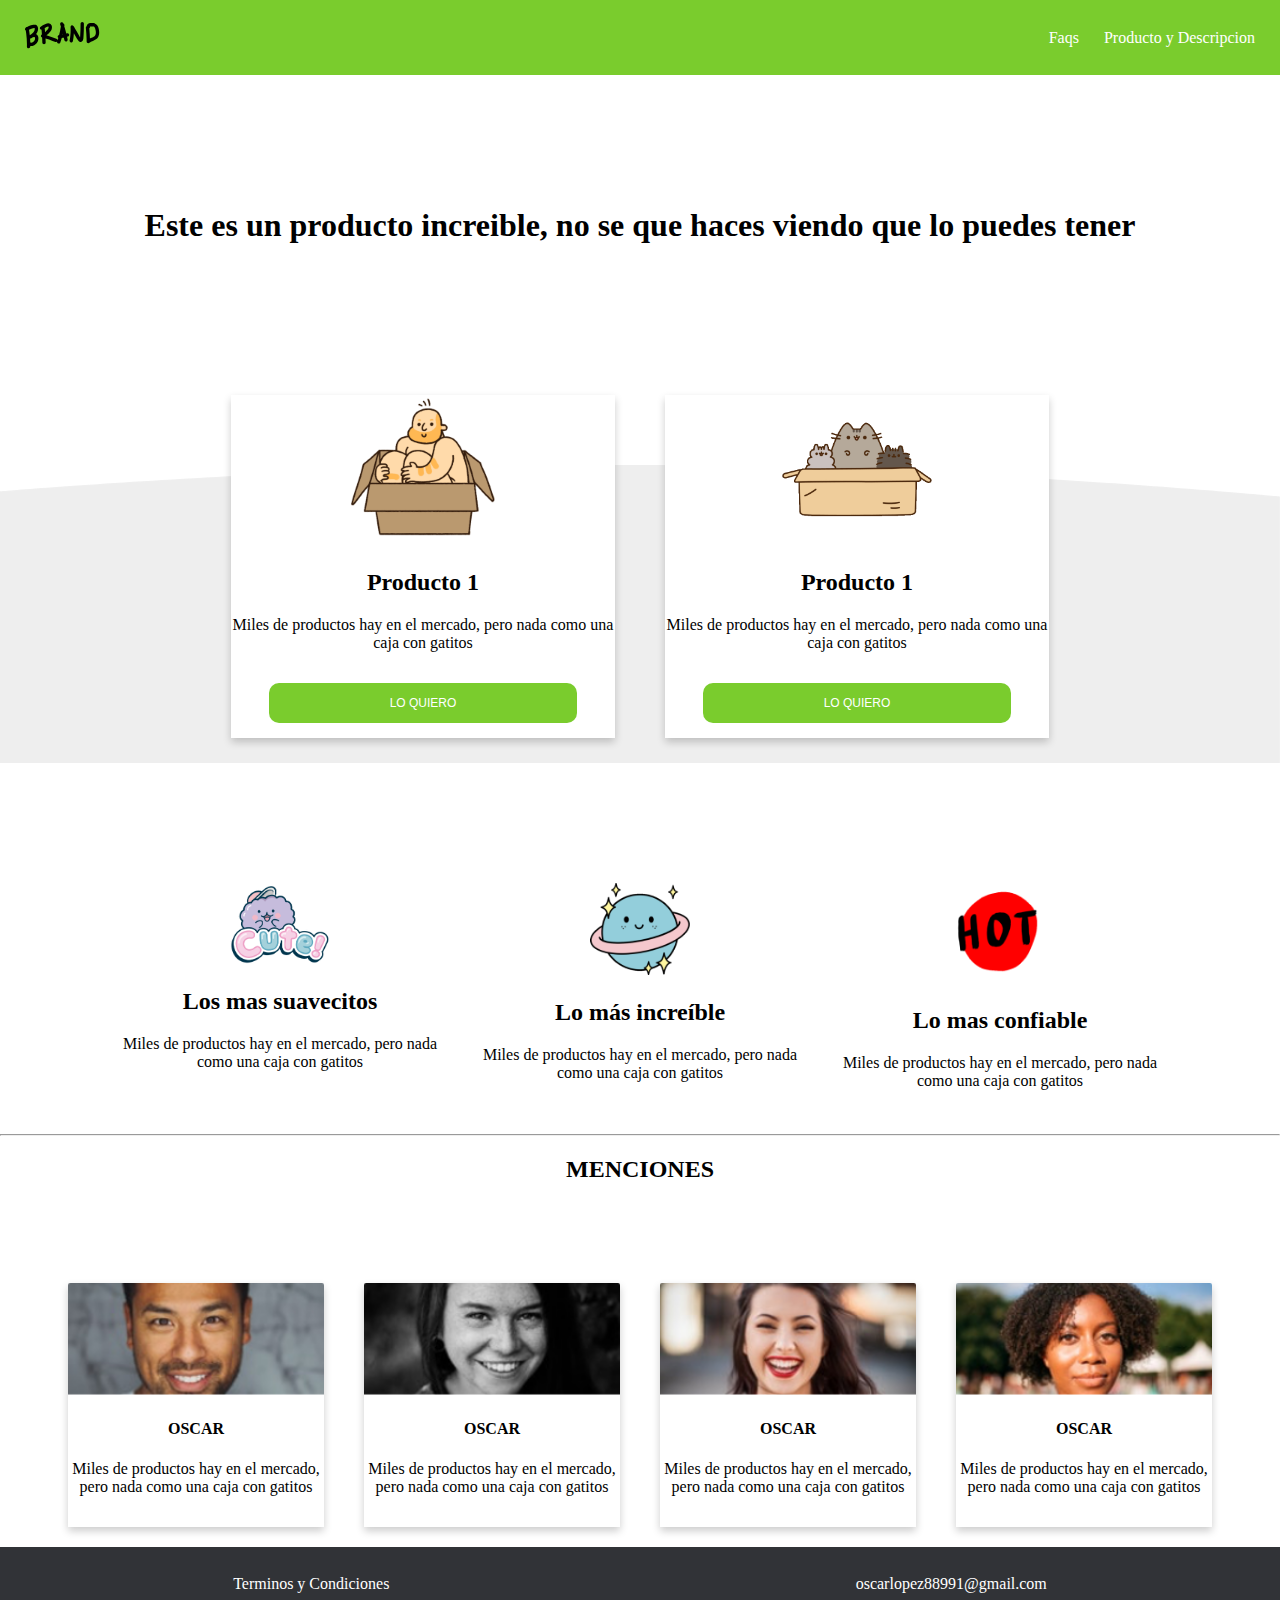
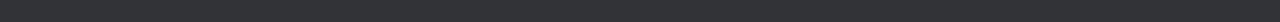
<file: index.html>
<!DOCTYPE html>
<html lang="en">
<head>
  <meta charset="UTF-8">
  <meta name="viewport" content="width=device-width, initial-scale=1.0">
  <meta http-equiv="X-UA-Compatible" content="ie=edge">
  <title>Home</title>
  <link rel="stylesheet" href="./css/styles_index.css" /> 
</head>
<body>
  <header class="fadeInDown">
    <figure>
      <a href="https://platzi.com">
        <img src="./asssets/logo.png" />
      </a>
    </figure>
      <nav>
        <li><a href="/compra_producto.html">Faqs</a></li>
        <li><a href="/product.html">Producto y Descripcion</a></li>
      </nav> 
  </header>
  <section class="main">
    <h1 class="main_description fadeIn">Este es un producto increible, no se que haces 
        viendo que lo puedes tener
    </h1>
  </section>
  <section class="product">
    <div class="product_container">
      <div class="product_description fadeInUp">
        <div><img src="./asssets/box1.png" /></div>
        <div>
          <h2>Producto 1</h2>
          <p>Miles de productos hay en el mercado, pero nada
             como una caja con gatitos
          </p>
       </div>
        <div>
        <button class="button">LO QUIERO</button>
      </div>
      </div>
      <div class="product_description fadeInUp">
        <div><img src="./asssets/box2.png" /></div>
          <div>
            <h2>Producto 1</h2>
            <p>Miles de productos hay en el mercado, pero nada
               como una caja con gatitos
            </p>
          </div>
        <div>
          <button class="button">LO QUIERO</button>
        </div>
        </div>
  </section>
  <section class="card">
    <div class="card_main">
      <div class="card_content">
        <img class="card_img" src="./asssets/b1.png" />
        <h2>Los mas suavecitos</h2>
          <p>Miles de productos hay en el mercado,
            pero nada como una caja con gatitos
          </p>
      </div>
      <div class="card_content">
        <img class="card_img" src="./asssets/b2.png" />
        <h2>Lo más increíble</h2>
          <p>Miles de productos hay en el mercado,
            pero nada como una caja con gatitos
          </p>
      </div>
      <div class="card_content">
        <img class="card_img" src="./asssets/b3.png" />
        <h2>Lo mas confiable</h2>
          <p>Miles de productos hay en el mercado,
            pero nada como una caja con gatitos
          </p>
      </div>
    </div>
    <hr />
  </section>
  <section class="mentions">
    <h2 class="text_main">MENCIONES</h2>
    <div class="content_main">
      <div class="description_main">
        <img class="mentions_img" src="./asssets/p1.png" />
        <h4>OSCAR</h4>
          <p class="mentions_text">Miles de productos hay en el mercado, 
             pero nada como una caja con gatitos
          </p>
      </div>
      <div class="description_main">
        <img class="mentions_img" src="./asssets/p2.png" />
        <h4>OSCAR</h4>
          <p class="mentions_text">Miles de productos hay en el mercado, 
              pero nada como una caja con gatitos
          </p>
      </div>
      <div class="description_main">
        <img class="mentions_img" src="./asssets/p3.png" />
        <h4>OSCAR</h4>
          <p class="mentions_text">Miles de productos hay en el mercado, 
              pero nada como una caja con gatitos
          </p>
      </div>
      <div class="description_main">
        <img class="mentions_img" src="./asssets/p4.png" />
        <h4>OSCAR</h4>
          <p class="mentions_text">Miles de productos hay en el mercado, 
              pero nada como una caja con gatitos
          </p>
      </div>
    </div>
  </section>
  <sectiion class="foter">
    <footer class="footer">
      <div class="content_footer">
        <a>Terminos y Condiciones</a>
      </div>
      <div class="content_footer">
        <a>oscarlopez88991@gmail.com</a>
      </div>
    </footer>
  </sectiion>
</body>
</html>
</file>
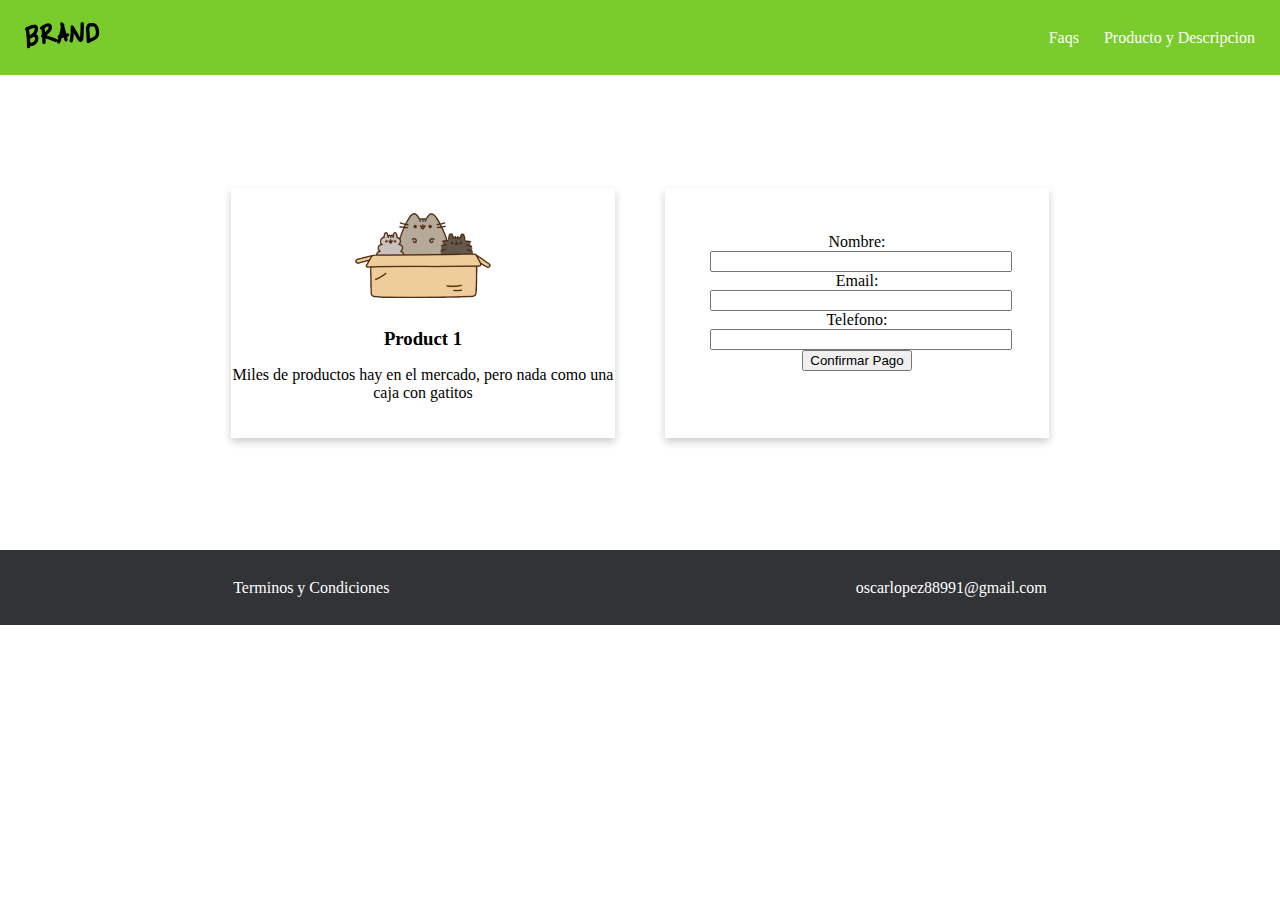
<file: compra_producto.html>
<!DOCTYPE html>
<html lang="en">
<head>
  <meta charset="UTF-8">
  <meta name="viewport" content="width=device-width, initial-scale=1.0">
  <meta http-equiv="X-UA-Compatible" content="ie=edge">
  <title>Form</title>
  <link rel="stylesheet" href="/css/styles_index.css" />
  <link rel="stylesheet" href="/css/compra_producto.css"/>
</head>
<body>
  <header class="fadeInDown">
    <figure>
      <a href="https://platzi.com">
        <img src="/asssets/logo.png" />
      </a>
    </figure>
      <nav>
        <li><a href="/compra_producto.html">Faqs</a></li>
        <li><a href="/product.html">Producto y Descripcion</a></li>
      </nav> 
  </header>
  <div class="container">
    <div class="description_compra">
      <img class="image_compra" src="./asssets/ben1.png" />
      <h3 class="text_main">Product 1</h3>
        <p>Miles de productos hay en el mercado,
           pero nada como una caja con gatitos
        </p>
    </div>
    <div class="compra_product">
      <form class="form">
        <label>Nombre:</label>
        <input class="input" type="text" /><br />
        <label>Email:</label>
        <input class="input" type="email" /><br />
        <label>Telefono:</label>
        <input class="input" type="number" /><br />
        <button type="submit">Confirmar Pago</button>
      </form>
    </div>
  </div>
  <sectiion class="foter">
    <footer class="footer">
      <div class="content_footer">
        <a>Terminos y Condiciones</a>
      </div>
      <div class="content_footer">
        <a>oscarlopez88991@gmail.com</a>
      </div>
    </footer>
  </sectiion>
</body>
</html>
</file>
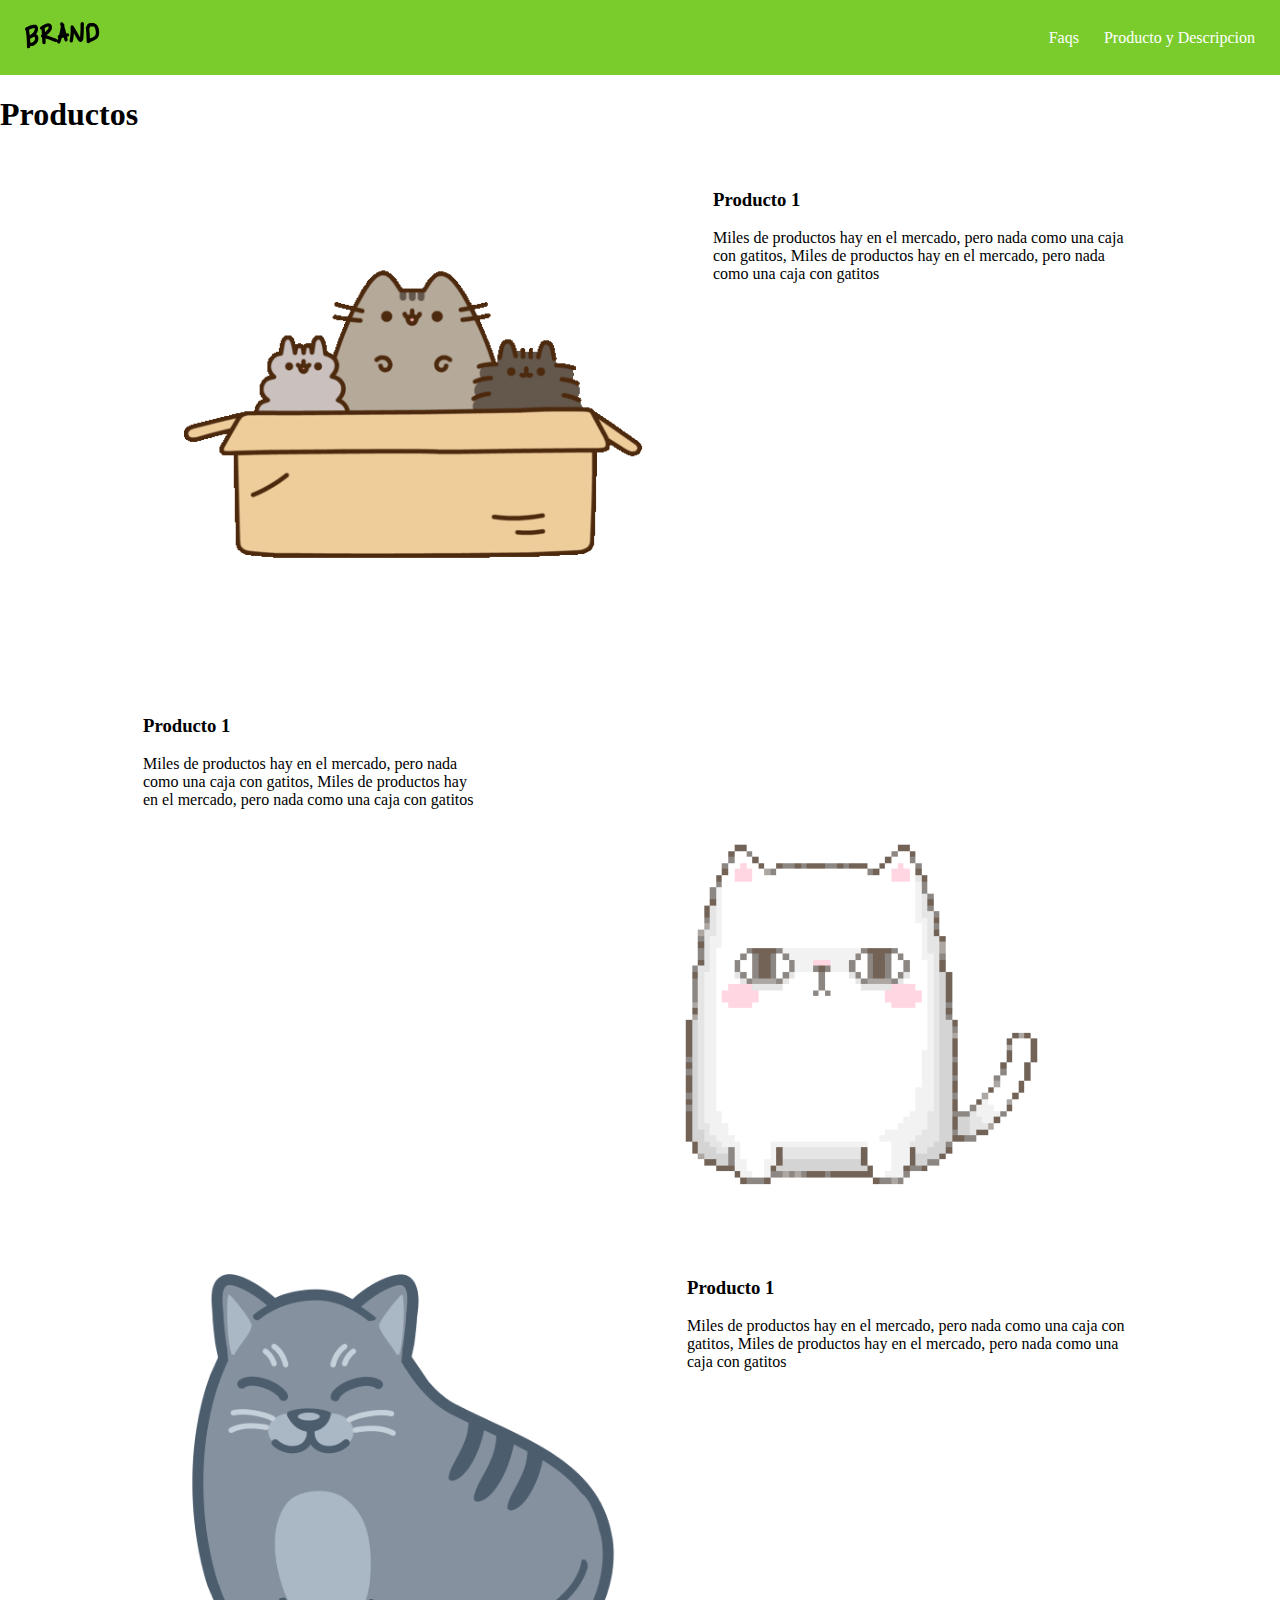
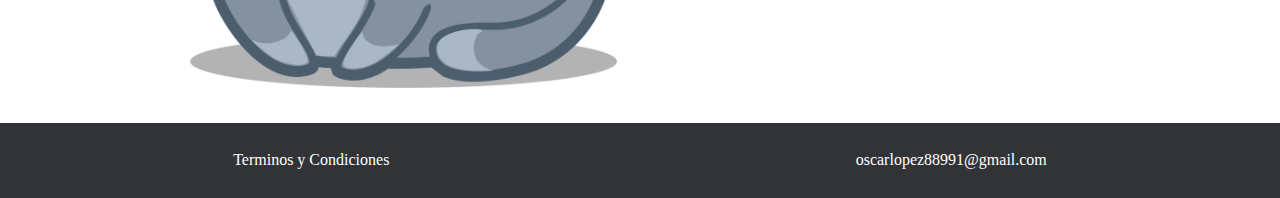
<file: product.html>
<!DOCTYPE html>
<html lang="en">
<head>
  <meta charset="UTF-8">
  <meta name="viewport" content="width=device-width, initial-scale=1.0">
  <meta http-equiv="X-UA-Compatible" content="ie=edge">
  <title>Product</title>
  <link rel="stylesheet" href="/css/styles_index.css" />
  <link rel="stylesheet" href="/css/Product/product.css"/>
</head>
<body>
  <header class="fadeInDown">
    <figure>
      <a href="https://platzi.com">
        <img src="/asssets/logo.png" />
      </a>
    </figure>
      <nav>
        <li><a href="/compra_producto.html">Faqs</a></li>
        <li><a href="/product.html">Producto y Descripcion</a></li>
      </nav> 
  </header>
  <h1 class="main_description">Productos</h1>
    <div class="container">
      <div class="row">
          <div class="col-4">
            <figure>
              <img class="product_images" src="../../asssets/ben1.png" />
            </figure>
          </div>
          <div class="col-8">
            <h3>Producto 1</h3>
              <p>Miles de productos hay en el mercado, pero nada 
                como una caja con gatitos, Miles de productos hay
                 en el mercado, pero nada como una caja con gatitos
              </p>
          </div>
      </div>
      <div class="row">
        <div class="col-8">
          <h3>Producto 1</h3>
            <p>Miles de productos hay en el mercado, pero nada 
              como una caja con gatitos, Miles de productos hay
                en el mercado, pero nada como una caja con gatitos
            </p>
        </div>
        <div class="col-4">
          <figure>
            <img class="product_images" src="../../asssets/ben2.png" />
          </figure>
        </div>  
      </div>
      <div class="row">
        <div class="col-4">
          <figure>
            <img class="product_images" src="../../asssets/ben3.png" />
          </figure>
        </div> 
        <div class="col-8">
          <h3>Producto 1</h3>
            <p>Miles de productos hay en el mercado, pero nada 
              como una caja con gatitos, Miles de productos hay
                en el mercado, pero nada como una caja con gatitos
            </p>
        </div>
      </div>
    </div>
  <sectiion class="foter">
    <footer class="footer">
      <div class="content_footer">
        <a>Terminos y Condiciones</a>
      </div>
      <div class="content_footer">
        <a>oscarlopez88991@gmail.com</a>
      </div>
    </footer>
  </sectiion>
</body>
</html>
</file>
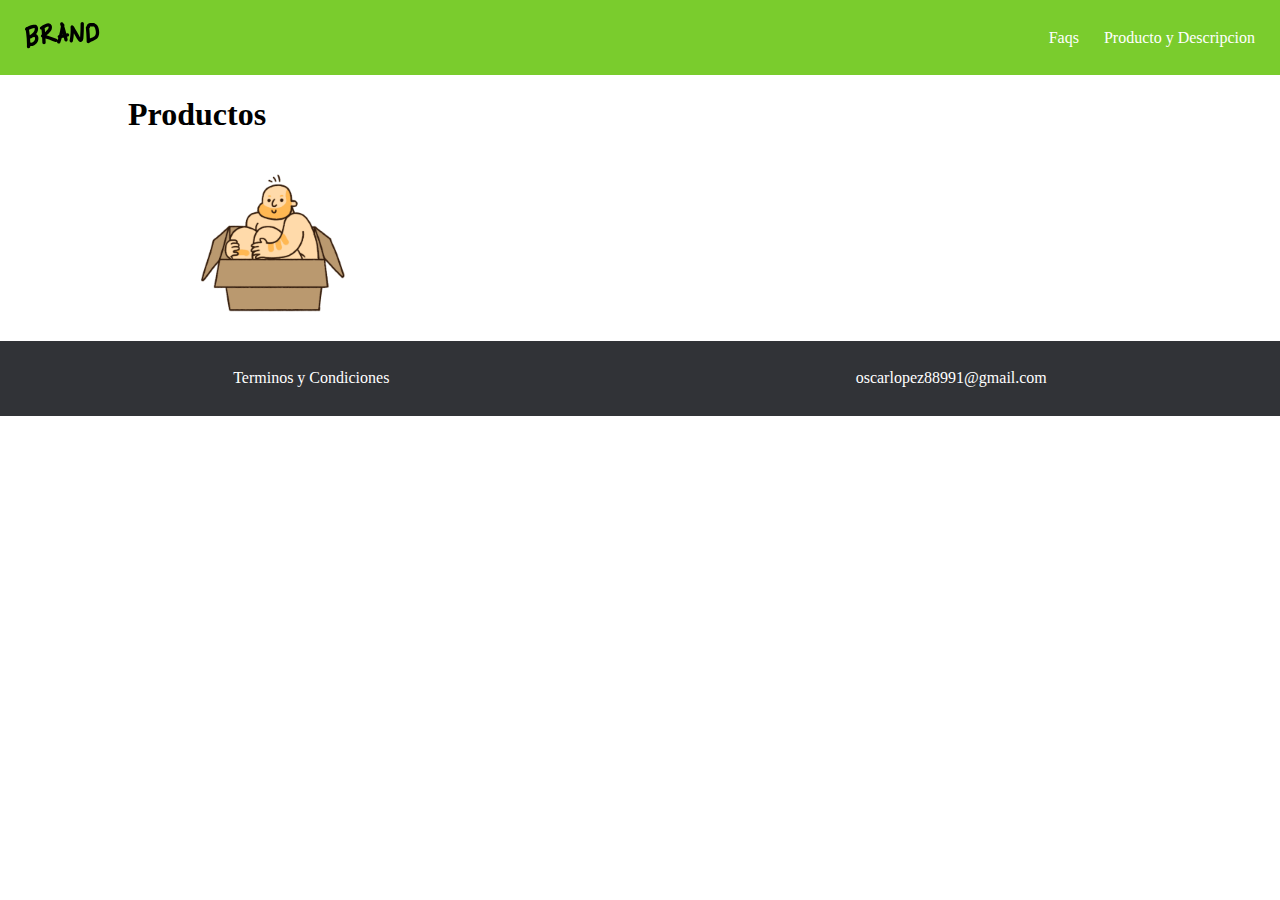
<file: css/Product/product.html>
<!DOCTYPE html>
<html lang="en">
<head>
  <meta charset="UTF-8">
  <meta name="viewport" content="width=device-width, initial-scale=1.0">
  <meta http-equiv="X-UA-Compatible" content="ie=edge">
  <title>Home</title>
  <link rel="stylesheet" href="/css/styles_index.css" />
  <link rel="stylesheet" href="/css/Product/product.css"/>
</head>
<body>
  <header class="fadeInDown">
    <figure>
      <a href="https://platzi.com">
        <img src="/asssets/logo.png" />
      </a>
    </figure>
      <nav>
        <li><a href="#">Faqs</a></li>
        <li><a href="#">Producto y Descripcion</a></li>
      </nav> 
  </header>
    <div class="container">
        <h1 class="main_description">Productos</h1>
      <div class="row">
          <div class="col-4"></div>
            <figure>
              <img src="../../asssets/box1.png" />
            </figure>
          <div class="col-8"></div>
      </div>
    </div>
  <sectiion class="foter">
    <footer class="footer">
      <div class="content_footer">
        <a>Terminos y Condiciones</a>
      </div>
      <div class="content_footer">
        <a>oscarlopez88991@gmail.com</a>
      </div>
    </footer>
  </sectiion>
</body>
</html>
</file>
<file: css/styles_index.css>
html,body{
  margin: 0;
  padding: 0;
}

:root{
  --background: #7ACC2D;
}

header{
  background-color: #7ACC2D;
  display: flex;
  justify-content: space-between;   
}

header figure {
  margin: 0px;
  padding: 0px;
  height: 75px;
  display: flex;
  align-items: center;
  margin-left: 25px;
}

header figure a{
  cursor: pointer;
}

header nav {
  display: flex;
}

header nav li {
  list-style: none;
  display: flex;
  align-items: center;
}

header nav li a {
  text-decoration: none;
  color: white;
  margin-right: 25px; 
}


header nav li a:hover{
  color: #313337;
}



.main{
  height: 260px;
  display: flex;
  justify-content: center;
  align-items: center;
  padding: 20px
}

.product{
  background-image: url("../asssets/curve.png");
  background-repeat: no-repeat;
  background-size: cover;
  margin-top: 90px;
}

.product .product_container{
  display: flex;
  justify-content: center;
}

.product_description{
  margin: 25px;
  background-color: #ffffff;
  text-align: center;
  box-shadow: 0 4px 8px 0 rgba(0,0,0,0.2);
  transition: 0.3s;
  width: 30%;
  margin-top: -70px;
}

.button{
  height: 40px;
  width: 80%;
  background-color: #7ACC2D;
  cursor: pointer;
  border-radius: 10px;
  border: 0px;
  margin: 15px;
  color:#ffffff;
  font-size: 12px;
}

.button:hover{
  background-color: #45820c;
}

/* .card{
  border-bottom: 1px solid;
} */

.card_main{
  display: flex;
  justify-content: center;
}

.card_img{
  width: 100px;
}

.card .card_main .card_content{
  text-align: center;
  margin: 20px;
  width: 25%;
  margin-top: 120px;
}

.content_main{
  display: flex;
  justify-content: center;
}

.text_main{
  text-align: center;
  margin-bottom: 80px;
}

.description_main{
  width: 20%;
  box-shadow: 0 4px 8px 0 rgba(0,0,0,0.2);
  transition: 0.3s;
  text-align: center;
  margin-top: 60px;
  margin: 20px; 
}

.description_main .mentions_img{
  width: 100%;
}

.mentions_text{
  padding-bottom: 15px;
}

.footer{
  background-color: #313337;
  height: 75px;
  display: flex;
  align-items: center;
  justify-content: space-around;
}

.content_footer a{
  color: white;
}

.content_footer a:hover{
  color: aqua;
}

/*
#  ···············_·················__··_·················
#  ··____·_____··(_)___·___··____·_/·/_(_)___··____··_____
#  ·/·__·`/·__·\/·/·__·`__·\/·__·`/·__/·/·__·\/·__·\/·___/
#  /·/_/·/·/·/·/·/·/·/·/·/·/·/_/·/·/_/·/·/_/·/·/·/·(__··)·
#  \__,_/_/·/_/_/_/·/_/·/_/\__,_/\__/_/\____/_/·/_/____/··
#  ·······················································
*/
/* https://daneden.github.io/animate.css/ */

.fadeIn{
  -webkit-animation-duration: 4s;
  animation-duration: 4s;
  -webkit-animation-fill-mode: both;
  animation-fill-mode: both;
  -webkit-animation-name: fadeIn;
  animation-name: fadeIn;
}

@keyframes fadeIn{
  from{
    opacity: 0;
  }
  to{
    opacity: 1;
  }
}

.fadeInDown{
  -webkit-animation-duration: 1s;
  animation-duration: 1s;
  -webkit-animation-fill-mode: both;
  animation-fill-mode: both;
  -webkit-animation-name: fadeInDown;
  animation-name: fadeInDown;
}

@-webkit-keyframes fadeInDown {
  from {
    opacity: 0;
    -webkit-transform: translate3d(0, -100%, 0);
    transform: translate3d(0, -100%, 0);
  }

  to {
    opacity: 1;
    -webkit-transform: translate3d(0, 0, 0);
    transform: translate3d(0, 0, 0);
  }
}

@keyframes fadeInDown {
  from {
    opacity: 0;
    -webkit-transform: translate3d(0, -100%, 0);
    transform: translate3d(0, -100%, 0);
  }

  to {
    opacity: 1;
    -webkit-transform: translate3d(0, 0, 0);
    transform: translate3d(0, 0, 0);
  }
}



.fadeInUp {
  -webkit-animation-duration: 1s;
  animation-duration: 1s;
  -webkit-animation-fill-mode: both;
  animation-fill-mode: both;
  -webkit-animation-name: fadeInUp;
  animation-name: fadeInUp;
}

@-webkit-keyframes fadeInUp {
  from {
    opacity: 0;
    -webkit-transform: translate3d(0, 100%, 0);
    transform: translate3d(0, 100%, 0);
  }

  to {
    opacity: 1;
    -webkit-transform: translate3d(0, 0, 0);
    transform: translate3d(0, 0, 0);
  }
}

@keyframes fadeInUp {
  from {
    opacity: 0;
    -webkit-transform: translate3d(0, 100%, 0);
    transform: translate3d(0, 100%, 0);
  }

  to {
    opacity: 1;
    -webkit-transform: translate3d(0, 0, 0);
    transform: translate3d(0, 0, 0);
  }
}





@media screen and (max-width: 1024px){

}

@media screen and (max-width: 768px){

  .main{
    text-align: center;
  }
  .product .product_container{
    display: block;
  }
  .product_description{
    margin: auto;
    margin-bottom: 125px;
    width: 70%;
  }

  .card_main{
    display: block;
  }

  .card .card_main .card_content{
    margin: auto;
    width: 50%;
    margin-bottom: 80px;
  }

  .content_main{
    display: block;
  }
  .content_main .description_main{
    margin: auto;
    width: 70%;
    margin-bottom: 80px;
  }
}

@media screen and (max-width: 468px){
  
  header{
    height: 150px;
    display: block;
  }

   header figure{
   margin-left: 0px;
   justify-content: center;
  }

  header nav{
    display: block;
  }

  header nav li {
    justify-content: center;
    margin-bottom: 20px;
  } 

  .footer{
    display: block;
    text-align: center;
  }

  .content_footer{
    padding-top: 13px;
  }
}

@media screen and (max-width: 320px){

}
</file>
<file: css/compra_producto.css>
html,body{
  margin: 0;
  padding: 0;
}

.description_compra .image_compra{
  width: 136px;
}

.container{
  display: flex;
  justify-content: center;
  align-items: center;
  height: 475px;
  width: 100%;
}

.text_main{
  margin: 0px;
}

.description_compra{
  width: 30%;
  box-shadow: 0 4px 8px 0 rgba(0,0,0,0.2);
  transition: 0.3s;
  margin: 25px;
  text-align: center;
  height: 250px;
}

.compra_product{
  width:30%;
  box-shadow: 0 4px 8px 0 rgba(0,0,0,0.2);
  transition: 0.3s;
  margin: 25px;
  text-align: center;
  height: 250px;
}

.form{
  margin: 45px;
}

.form .input{
  width: 100%;
}


@media screen and (max-width: 1020px){

}

@media screen and (max-width: 768px){
  
  .container{
    display: block;
  }

  .description_compra{
    width: 90%;
    
  }

  .compra_product{
    width: 90%; 
  }
}

@media screen and (max-width: 420px){

}

@media screen and (max-width:320px){

}
</file>
<file: css/Product/product.css>
html,body{
  margin: 0;
  padding: 0;
}

:root{
  --background: #7ACC2D;
}

.container{
  width: 80%;
  margin: auto;
}

.row{
  display: flex;
}

.col-1{
  width: 8,3333333%;
}

.col-2{
  width: 16,666666%;
}

.col-3{
  width: 24,999999%;
}

.col-4{
  width: 33,333333%;
}

.col-5{
  width: 41,666666%;
}

.col-6{
  width: 49,999999%;
}

.col-7{
  width: 58,3333333%;
}

.col-8{
  width: 66,6666666%;
}

.col-9{
  width: 74,9999999%;
}

.col-10{
  width: 83,3333333%;
}

.col-11{
  width: 91,6666666%;
}

.col-12{
  width: 100%;
}

.col-1,.col-2,.col-3,.col-4,.col-5,.col-6,.col-7,.col-8,.col-9,.col-10,.col-11,.col-12{
  padding: 15px;
}
</file>
